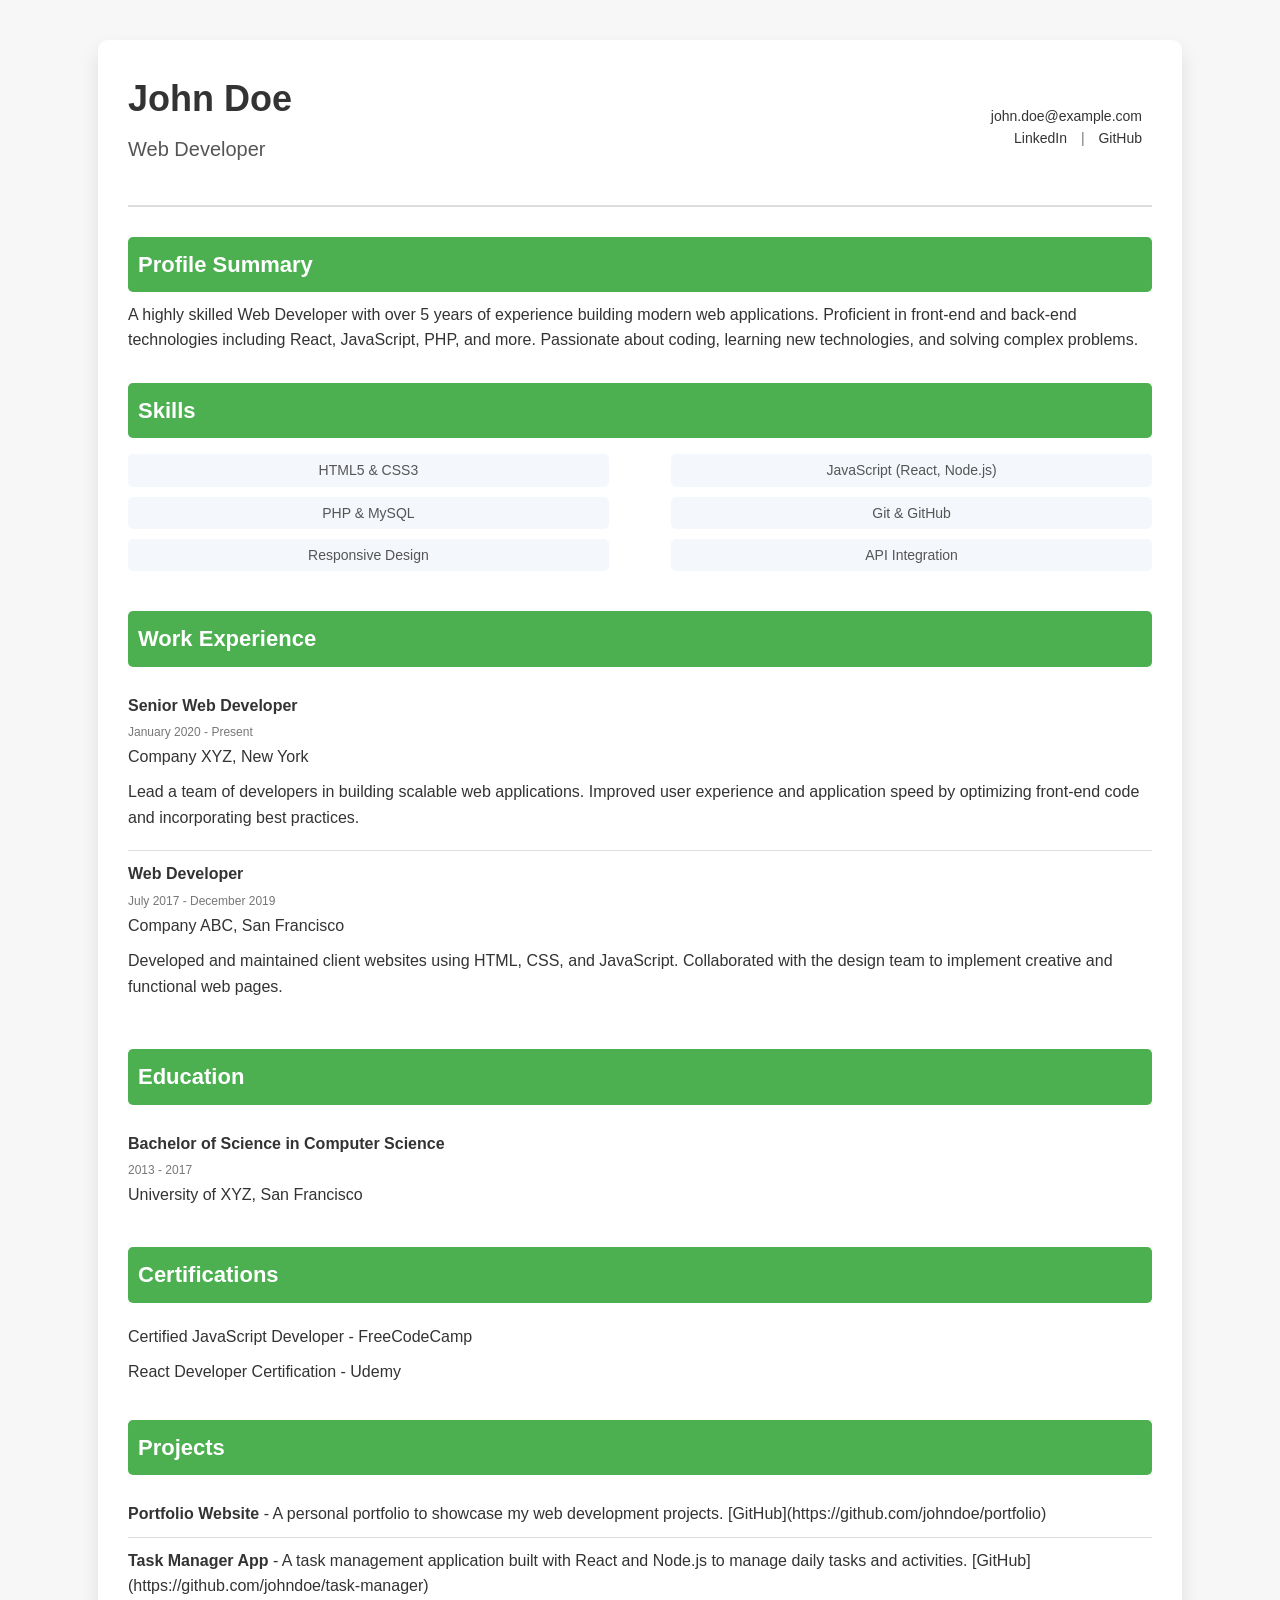
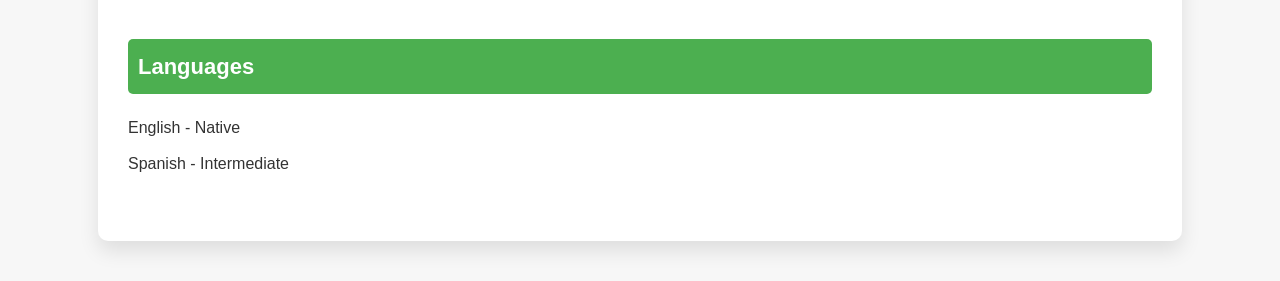
<file: resume_template/temp3.html>
<!DOCTYPE html>
<html lang="en">
<head>
    <meta charset="UTF-8">
    <meta name="viewport" content="width=device-width, initial-scale=1.0">
    <title>Beautiful CV</title>
    <style>
        /* Global Styles */
        body {
            font-family: 'Arial', sans-serif;
            margin: 0;
            padding: 0;
            background-color: #f7f7f7;
            color: #333;
            line-height: 1.6;
        }

        .container {
            width: 80%;
            margin: 40px auto;
            background-color: #fff;
            padding: 30px;
            border-radius: 10px;
            box-shadow: 0 10px 20px rgba(0, 0, 0, 0.1);
        }

        /* Header */
        .header {
            display: flex;
            justify-content: space-between;
            align-items: center;
            border-bottom: 2px solid #ddd;
            padding-bottom: 20px;
            margin-bottom: 30px;
        }

        .header h1 {
            font-size: 36px;
            margin: 0;
        }

        .header .title {
            font-size: 20px;
            color: #555;
            margin-top: 5px;
        }

        .contact-info {
            text-align: right;
            font-size: 14px;
            color: #777;
        }

        .contact-info a {
            text-decoration: none;
            color: #333;
            margin: 0 10px;
        }

        /* Section */
        .section {
            margin-bottom: 30px;
        }

        .section h3 {
            background-color: #4CAF50;
            color: #fff;
            padding: 10px;
            margin: 0;
            font-size: 22px;
            border-radius: 5px;
        }

        .section p {
            margin: 10px 0;
        }

        .section ul {
            list-style: none;
            padding: 0;
        }

        .section ul li {
            padding: 5px 0;
        }

        /* Skills Section */
        .skills ul {
            display: flex;
            flex-wrap: wrap;
            justify-content: space-between;
        }

        .skills ul li {
            background-color: #f4f7fc;
            padding: 5px 10px;
            border-radius: 5px;
            margin-bottom: 10px;
            width: 45%;
            font-size: 14px;
            color: #555;
            text-align: center;
        }

        /* Work Experience and Education Section */
        .experience ul, .education ul {
            padding: 0;
            list-style-type: none;
        }

        .experience ul li, .education ul li {
            padding: 10px 0;
            border-bottom: 1px solid #ddd;
        }

        .experience ul li:last-child, .education ul li:last-child {
            border-bottom: none;
        }

        .experience .date, .education .date {
            font-size: 12px;
            color: #777;
        }

        /* Projects Section */
        .projects ul {
            padding: 0;
            list-style-type: none;
        }

        .projects ul li {
            padding: 10px 0;
            border-bottom: 1px solid #ddd;
        }

        .projects ul li:last-child {
            border-bottom: none;
        }

    </style>
</head>
<body>

<div class="container">
    <!-- Header -->
    <div class="header">
        <div>
            <h1>John Doe</h1>
            <p class="title">Web Developer</p>
        </div>
        <div class="contact-info">
            <a href="mailto:john.doe@example.com">john.doe@example.com</a><br>
            <a href="https://www.linkedin.com/in/johndoe">LinkedIn</a> | 
            <a href="https://github.com/johndoe">GitHub</a>
        </div>
    </div>

    <!-- Profile Section -->
    <div class="section">
        <h3>Profile Summary</h3>
        <p>A highly skilled Web Developer with over 5 years of experience building modern web applications. Proficient in front-end and back-end technologies including React, JavaScript, PHP, and more. Passionate about coding, learning new technologies, and solving complex problems.</p>
    </div>

    <!-- Skills Section -->
    <div class="section skills">
        <h3>Skills</h3>
        <ul>
            <li>HTML5 & CSS3</li>
            <li>JavaScript (React, Node.js)</li>
            <li>PHP & MySQL</li>
            <li>Git & GitHub</li>
            <li>Responsive Design</li>
            <li>API Integration</li>
        </ul>
    </div>

    <!-- Work Experience Section -->
    <div class="section experience">
        <h3>Work Experience</h3>
        <ul>
            <li>
                <strong>Senior Web Developer</strong><br>
                <span class="date">January 2020 - Present</span><br>
                Company XYZ, New York
                <p>Lead a team of developers in building scalable web applications. Improved user experience and application speed by optimizing front-end code and incorporating best practices.</p>
            </li>
            <li>
                <strong>Web Developer</strong><br>
                <span class="date">July 2017 - December 2019</span><br>
                Company ABC, San Francisco
                <p>Developed and maintained client websites using HTML, CSS, and JavaScript. Collaborated with the design team to implement creative and functional web pages.</p>
            </li>
        </ul>
    </div>

    <!-- Education Section -->
    <div class="section education">
        <h3>Education</h3>
        <ul>
            <li>
                <strong>Bachelor of Science in Computer Science</strong><br>
                <span class="date">2013 - 2017</span><br>
                University of XYZ, San Francisco
            </li>
        </ul>
    </div>

    <!-- Certifications Section -->
    <div class="section">
        <h3>Certifications</h3>
        <ul>
            <li>Certified JavaScript Developer - FreeCodeCamp</li>
            <li>React Developer Certification - Udemy</li>
        </ul>
    </div>

    <!-- Projects Section -->
    <div class="section projects">
        <h3>Projects</h3>
        <ul>
            <li>
                <strong>Portfolio Website</strong> - A personal portfolio to showcase my web development projects. [GitHub](https://github.com/johndoe/portfolio)
            </li>
            <li>
                <strong>Task Manager App</strong> - A task management application built with React and Node.js to manage daily tasks and activities. [GitHub](https://github.com/johndoe/task-manager)
            </li>
        </ul>
    </div>

    <!-- Languages Section -->
    <div class="section">
        <h3>Languages</h3>
        <ul>
            <li>English - Native</li>
            <li>Spanish - Intermediate</li>
        </ul>
    </div>

</div>

</body>
</html>
</file>
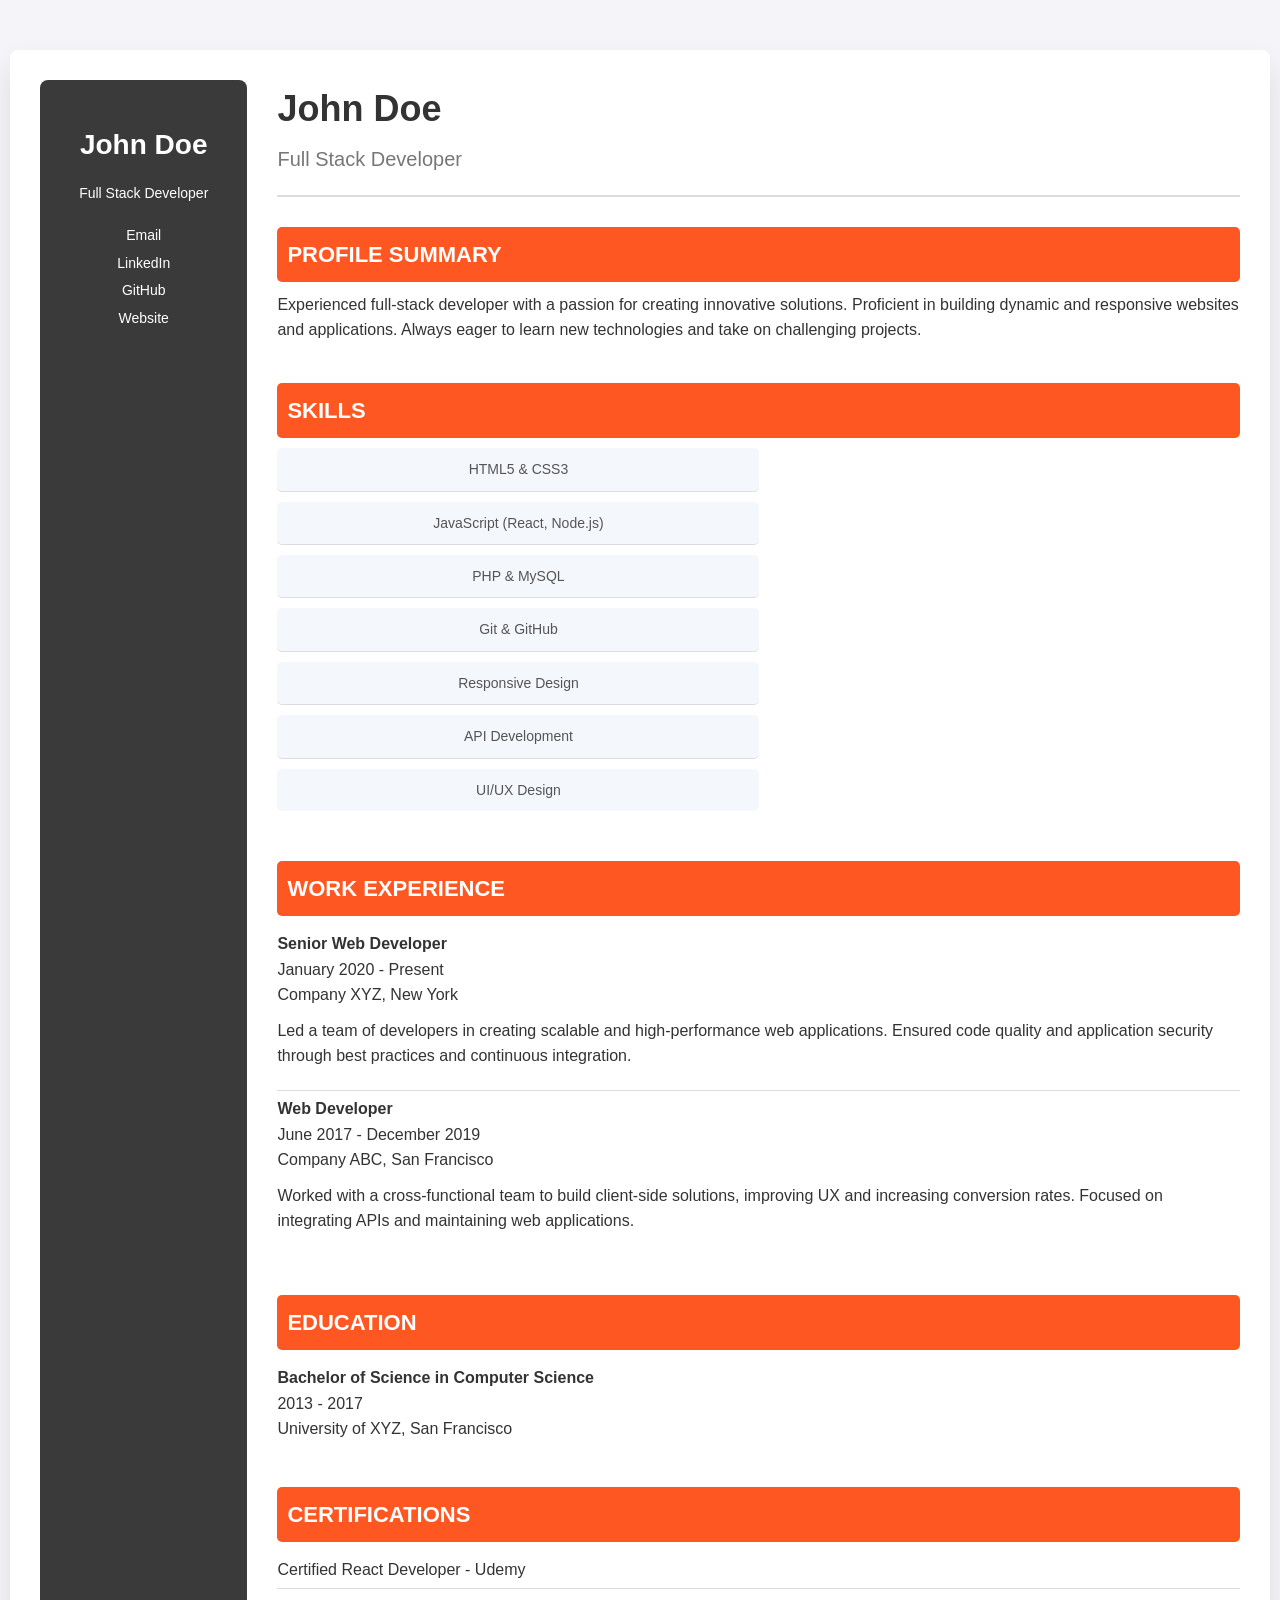
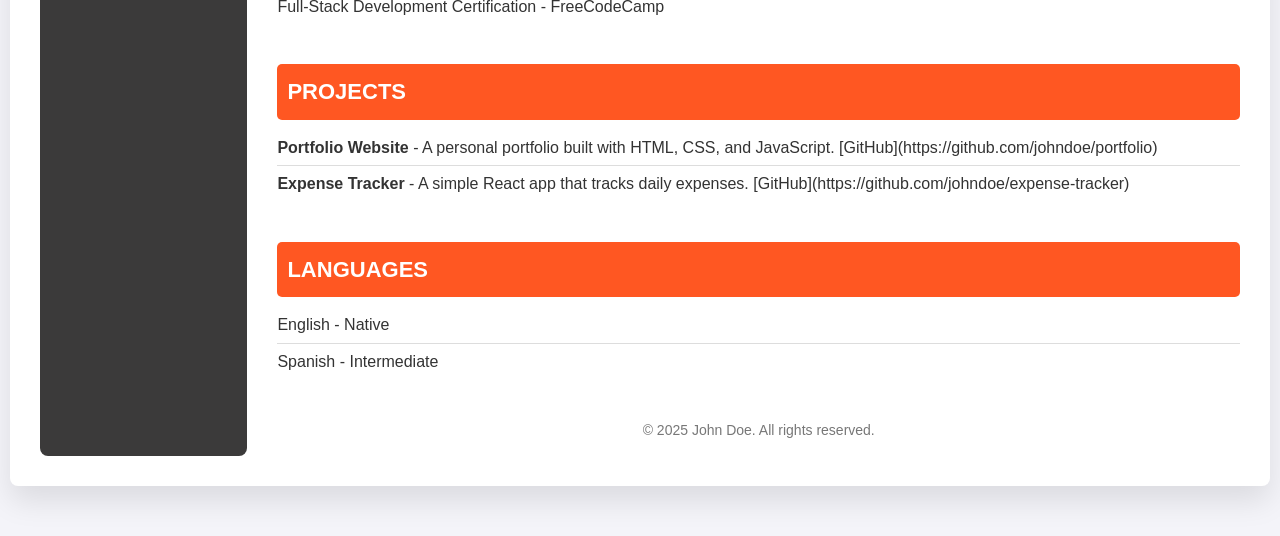
<file: resume_template/temp4.html>
<!DOCTYPE html>
<html lang="en">
<head>
    <meta charset="UTF-8">
    <meta name="viewport" content="width=device-width, initial-scale=1.0">
    <title>Unique CV</title>
    <style>
        /* Global Styles */
        body {
            font-family: 'Arial', sans-serif;
            margin: 0;
            padding: 0;
            background-color: #f4f4f9;
            color: #333;
            line-height: 1.6;
        }

        .container {
            display: flex;
            justify-content: space-between;
            max-width: 1200px;
            margin: 50px auto;
            background-color: #fff;
            padding: 30px;
            border-radius: 8px;
            box-shadow: 0 15px 30px rgba(0, 0, 0, 0.1);
        }

        /* Sidebar */
        .sidebar {
            width: 280px;
            background-color: #3b3a3a;
            color: white;
            padding: 20px;
            border-radius: 8px;
            text-align: center;
        }

        .sidebar h2 {
            font-size: 28px;
            margin-bottom: 10px;
        }

        .sidebar p {
            font-size: 14px;
            margin-bottom: 20px;
        }

        .sidebar a {
            text-decoration: none;
            color: white;
            font-size: 14px;
            margin: 5px 0;
            display: block;
        }

        .sidebar a:hover {
            color: #ff5722;
        }

        /* Main Content */
        .main-content {
            flex-grow: 1;
            padding-left: 30px;
        }

        /* Header */
        .header {
            display: flex;
            justify-content: space-between;
            align-items: center;
            border-bottom: 2px solid #ddd;
            margin-bottom: 30px;
        }

        .header h1 {
            font-size: 36px;
            margin: 0;
            color: #333;
        }

        .header .title {
            font-size: 20px;
            color: #777;
            margin-top: 5px;
        }

        /* Sections */
        .section {
            margin-bottom: 40px;
        }

        .section h3 {
            font-size: 22px;
            color: #fff;
            background-color: #ff5722;
            padding: 10px;
            margin: 0;
            border-radius: 5px;
            text-transform: uppercase;
        }

        .section p, .section ul {
            margin-top: 10px;
            font-size: 16px;
            line-height: 1.6;
        }

        .section ul {
            list-style-type: none;
            padding: 0;
        }

        .section ul li {
            padding: 5px 0;
            border-bottom: 1px solid #ddd;
        }

        .section ul li:last-child {
            border-bottom: none;
        }

        .skills ul {
            display: flex;
            flex-wrap: wrap;
        }

        .skills ul li {
            background-color: #f4f7fc;
            padding: 10px;
            border-radius: 5px;
            margin-right: 10px;
            margin-bottom: 10px;
            width: 48%;
            text-align: center;
            font-size: 14px;
            color: #555;
        }

        /* Footer */
        .footer {
            text-align: center;
            font-size: 14px;
            color: #777;
            margin-top: 40px;
        }
    </style>
</head>
<body>

<div class="container">
    <!-- Sidebar -->
    <div class="sidebar">
        <h2>John Doe</h2>
        <p>Full Stack Developer</p>
        <a href="mailto:john.doe@example.com">Email</a>
        <a href="https://www.linkedin.com/in/johndoe">LinkedIn</a>
        <a href="https://github.com/johndoe">GitHub</a>
        <a href="https://johndoe.com">Website</a>
    </div>

    <!-- Main Content -->
    <div class="main-content">
        <!-- Header -->
        <div class="header">
            <div>
                <h1>John Doe</h1>
                <p class="title">Full Stack Developer</p>
            </div>
        </div>

        <!-- Profile Summary -->
        <div class="section">
            <h3>Profile Summary</h3>
            <p>Experienced full-stack developer with a passion for creating innovative solutions. Proficient in building dynamic and responsive websites and applications. Always eager to learn new technologies and take on challenging projects.</p>
        </div>

        <!-- Skills Section -->
        <div class="section skills">
            <h3>Skills</h3>
            <ul>
                <li>HTML5 & CSS3</li>
                <li>JavaScript (React, Node.js)</li>
                <li>PHP & MySQL</li>
                <li>Git & GitHub</li>
                <li>Responsive Design</li>
                <li>API Development</li>
                <li>UI/UX Design</li>
            </ul>
        </div>

        <!-- Work Experience Section -->
        <div class="section">
            <h3>Work Experience</h3>
            <ul>
                <li>
                    <strong>Senior Web Developer</strong><br>
                    <span class="date">January 2020 - Present</span><br>
                    Company XYZ, New York
                    <p>Led a team of developers in creating scalable and high-performance web applications. Ensured code quality and application security through best practices and continuous integration.</p>
                </li>
                <li>
                    <strong>Web Developer</strong><br>
                    <span class="date">June 2017 - December 2019</span><br>
                    Company ABC, San Francisco
                    <p>Worked with a cross-functional team to build client-side solutions, improving UX and increasing conversion rates. Focused on integrating APIs and maintaining web applications.</p>
                </li>
            </ul>
        </div>

        <!-- Education Section -->
        <div class="section">
            <h3>Education</h3>
            <ul>
                <li>
                    <strong>Bachelor of Science in Computer Science</strong><br>
                    <span class="date">2013 - 2017</span><br>
                    University of XYZ, San Francisco
                </li>
            </ul>
        </div>

        <!-- Certifications Section -->
        <div class="section">
            <h3>Certifications</h3>
            <ul>
                <li>Certified React Developer - Udemy</li>
                <li>Full-Stack Development Certification - FreeCodeCamp</li>
            </ul>
        </div>

        <!-- Projects Section -->
        <div class="section">
            <h3>Projects</h3>
            <ul>
                <li>
                    <strong>Portfolio Website</strong> - A personal portfolio built with HTML, CSS, and JavaScript. [GitHub](https://github.com/johndoe/portfolio)
                </li>
                <li>
                    <strong>Expense Tracker</strong> - A simple React app that tracks daily expenses. [GitHub](https://github.com/johndoe/expense-tracker)
                </li>
            </ul>
        </div>

        <!-- Languages Section -->
        <div class="section">
            <h3>Languages</h3>
            <ul>
                <li>English - Native</li>
                <li>Spanish - Intermediate</li>
            </ul>
        </div>
        
        <!-- Footer -->
        <div class="footer">
            <p>&copy; 2025 John Doe. All rights reserved.</p>
        </div>
    </div>
</div>

</body>
</html>
</file>
